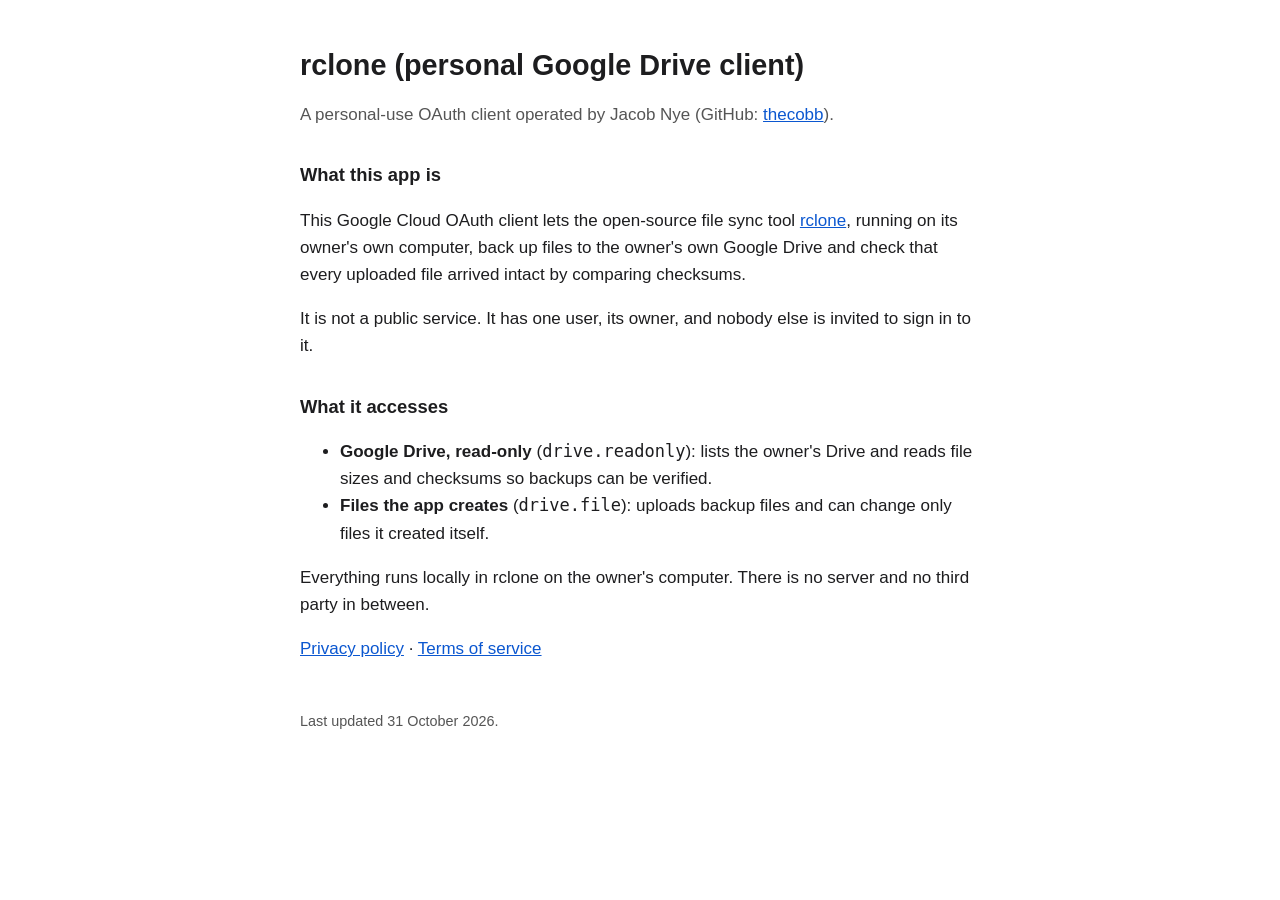
<file: index.html>
<!doctype html>
<html lang="en">
<head>
<meta charset="utf-8">
<meta name="viewport" content="width=device-width, initial-scale=1">
<title>rclone (personal Google Drive client)</title>
<meta name="description" content="A personal-use OAuth client that lets one person's copy of rclone back up files to their own Google Drive.">
<link rel="stylesheet" href="style.css">
</head>
<body>
<main>
<h1>rclone (personal Google Drive client)</h1>
<p class="muted">A personal-use OAuth client operated by Jacob Nye (GitHub: <a href="https://github.com/thecobb">thecobb</a>).</p>

<h2>What this app is</h2>
<p>This Google Cloud OAuth client lets the open-source file sync tool <a href="https://rclone.org">rclone</a>, running on its owner's own computer, back up files to the owner's own Google Drive and check that every uploaded file arrived intact by comparing checksums.</p>
<p>It is not a public service. It has one user, its owner, and nobody else is invited to sign in to it.</p>

<h2>What it accesses</h2>
<ul>
<li><strong>Google Drive, read-only</strong> (<code>drive.readonly</code>): lists the owner's Drive and reads file sizes and checksums so backups can be verified.</li>
<li><strong>Files the app creates</strong> (<code>drive.file</code>): uploads backup files and can change only files it created itself.</li>
</ul>
<p>Everything runs locally in rclone on the owner's computer. There is no server and no third party in between.</p>

<p><a href="privacy.html">Privacy policy</a> · <a href="terms.html">Terms of service</a></p>
<footer>Last updated 31 October 2026.</footer>
</main>
</body>
</html>
</file>
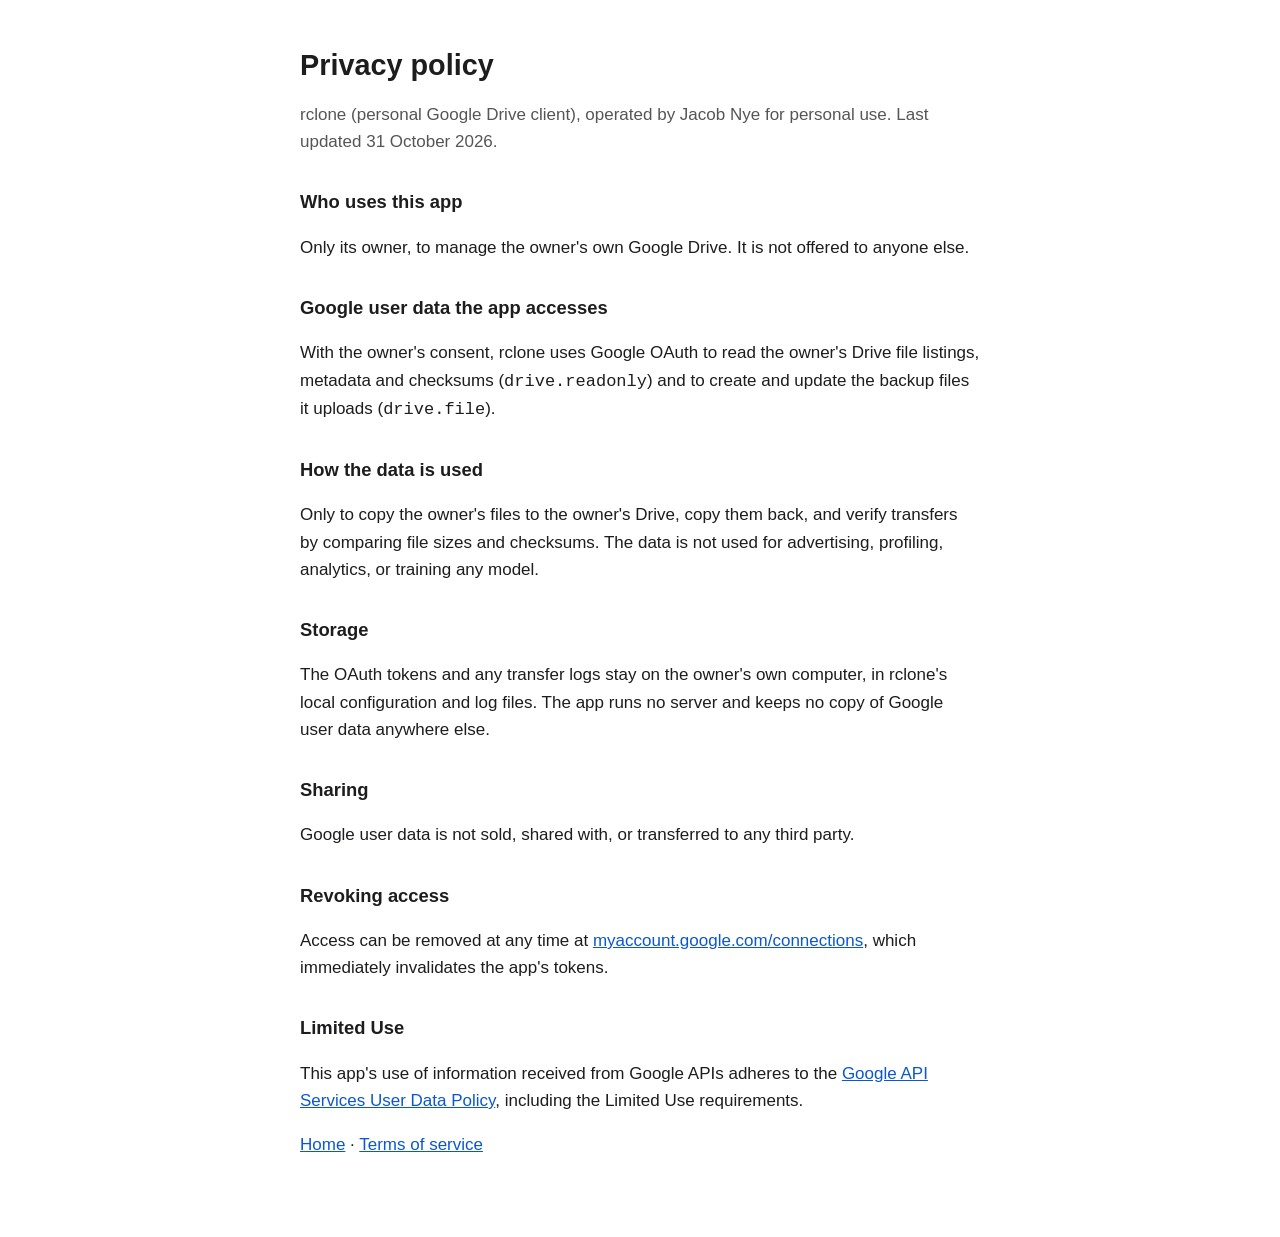
<file: privacy.html>
<!doctype html>
<html lang="en">
<head>
<meta charset="utf-8">
<meta name="viewport" content="width=device-width, initial-scale=1">
<title>Privacy policy · rclone (personal Google Drive client)</title>
<link rel="stylesheet" href="style.css">
</head>
<body>
<main>
<h1>Privacy policy</h1>
<p class="muted">rclone (personal Google Drive client), operated by Jacob Nye for personal use. Last updated 31 October 2026.</p>

<h2>Who uses this app</h2>
<p>Only its owner, to manage the owner's own Google Drive. It is not offered to anyone else.</p>

<h2>Google user data the app accesses</h2>
<p>With the owner's consent, rclone uses Google OAuth to read the owner's Drive file listings, metadata and checksums (<code>drive.readonly</code>) and to create and update the backup files it uploads (<code>drive.file</code>).</p>

<h2>How the data is used</h2>
<p>Only to copy the owner's files to the owner's Drive, copy them back, and verify transfers by comparing file sizes and checksums. The data is not used for advertising, profiling, analytics, or training any model.</p>

<h2>Storage</h2>
<p>The OAuth tokens and any transfer logs stay on the owner's own computer, in rclone's local configuration and log files. The app runs no server and keeps no copy of Google user data anywhere else.</p>

<h2>Sharing</h2>
<p>Google user data is not sold, shared with, or transferred to any third party.</p>

<h2>Revoking access</h2>
<p>Access can be removed at any time at <a href="https://myaccount.google.com/connections">myaccount.google.com/connections</a>, which immediately invalidates the app's tokens.</p>

<h2>Limited Use</h2>
<p>This app's use of information received from Google APIs adheres to the <a href="https://developers.google.com/terms/api-services-user-data-policy">Google API Services User Data Policy</a>, including the Limited Use requirements.</p>

<p><a href="index.html">Home</a> · <a href="terms.html">Terms of service</a></p>
</main>
</body>
</html>
</file>
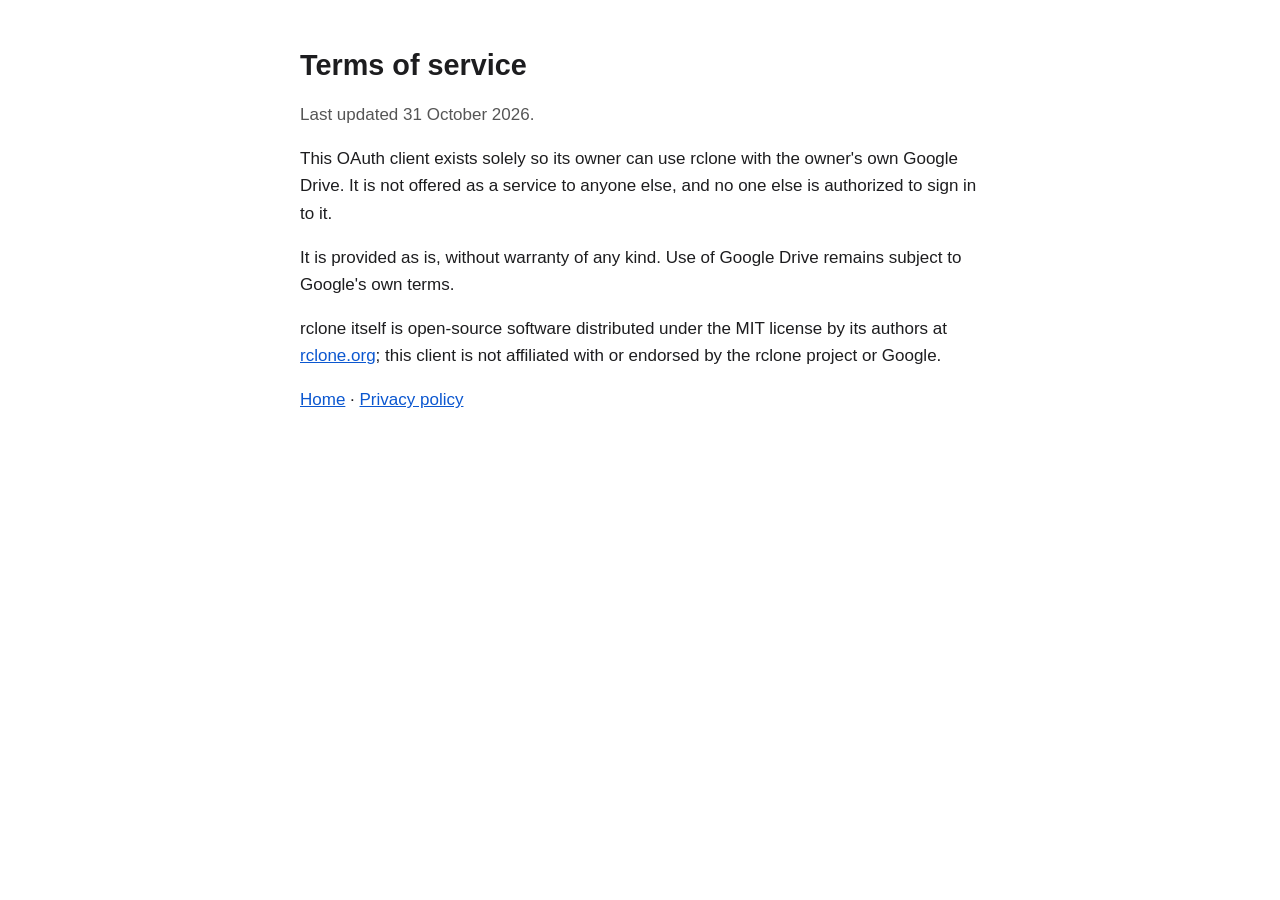
<file: terms.html>
<!doctype html>
<html lang="en">
<head>
<meta charset="utf-8">
<meta name="viewport" content="width=device-width, initial-scale=1">
<title>Terms of service · rclone (personal Google Drive client)</title>
<link rel="stylesheet" href="style.css">
</head>
<body>
<main>
<h1>Terms of service</h1>
<p class="muted">Last updated 31 October 2026.</p>
<p>This OAuth client exists solely so its owner can use rclone with the owner's own Google Drive. It is not offered as a service to anyone else, and no one else is authorized to sign in to it.</p>
<p>It is provided as is, without warranty of any kind. Use of Google Drive remains subject to Google's own terms.</p>
<p>rclone itself is open-source software distributed under the MIT license by its authors at <a href="https://rclone.org">rclone.org</a>; this client is not affiliated with or endorsed by the rclone project or Google.</p>
<p><a href="index.html">Home</a> · <a href="privacy.html">Privacy policy</a></p>
</main>
</body>
</html>
</file>
<file: style.css>
:root { color-scheme: light dark; --fg: #1d1d1f; --muted: #555; --bg: #fff; --link: #0b57d0; }
@media (prefers-color-scheme: dark) { :root { --fg: #e8e8ea; --muted: #a8a8ad; --bg: #141416; --link: #8ab4f8; } }
body { margin: 0; background: var(--bg); color: var(--fg); font: 17px/1.6 -apple-system, BlinkMacSystemFont, "Segoe UI", sans-serif; }
main { max-width: 680px; margin: 0 auto; padding: 48px 16px 64px; }
h1 { font-size: 1.8rem; line-height: 1.25; margin: 0 0 8px; }
h2 { font-size: 1.15rem; margin: 32px 0 8px; }
p, li { color: var(--fg); }
.muted { color: var(--muted); }
a { color: var(--link); }
footer { margin-top: 48px; font-size: 0.9rem; color: var(--muted); }
</file>
